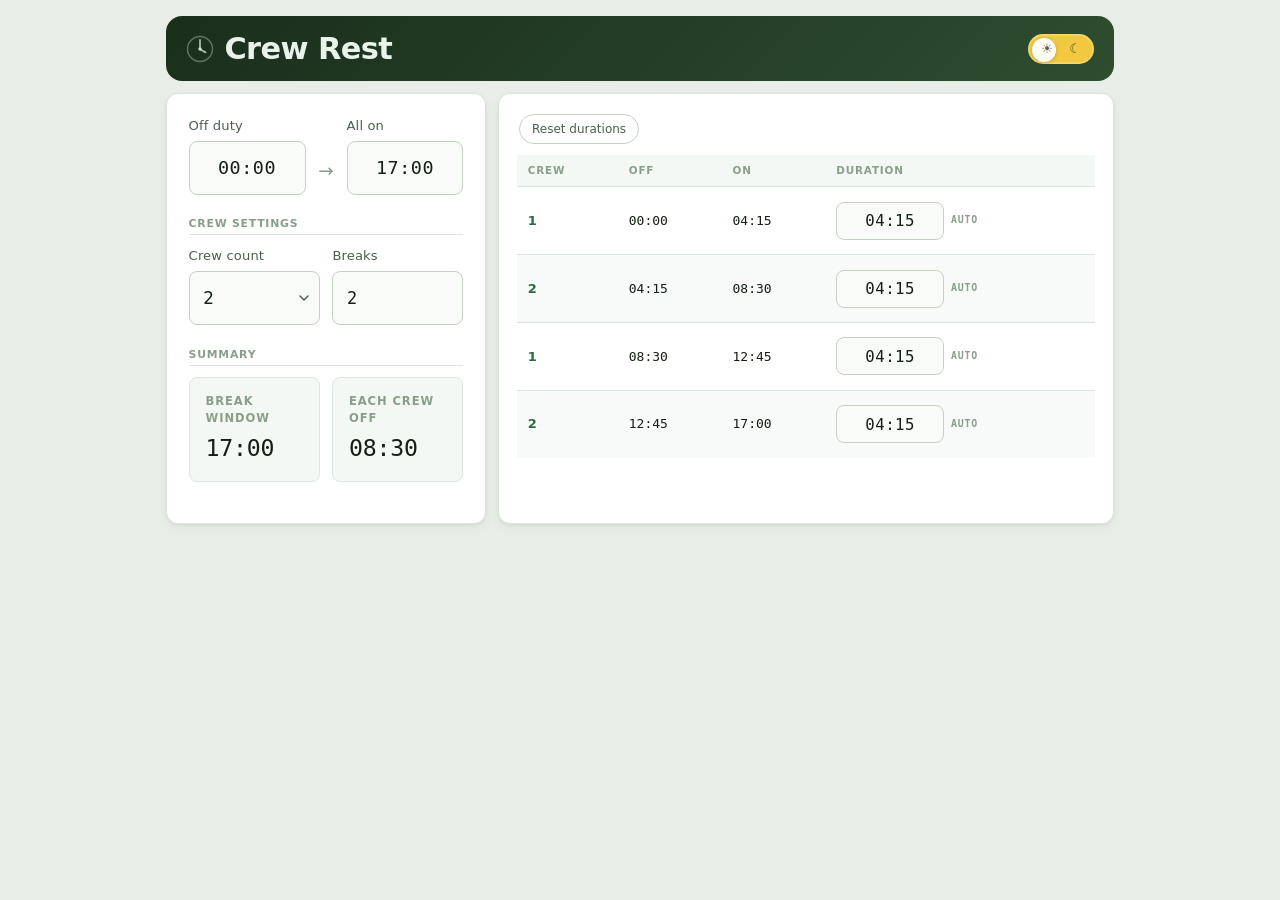
<file: index.html>
<!doctype html>
<html lang="en-AU">
  <head>
    <meta charset="UTF-8" />
    <meta name="viewport" content="width=device-width, initial-scale=1.0" />
    <meta name="theme-color" content="#1a2e1c" />
    <meta name="apple-mobile-web-app-capable" content="yes" />
    <meta name="apple-mobile-web-app-status-bar-style" content="default" />
    <meta name="apple-mobile-web-app-title" content="Crew Rest" />
    <title>Crew Rest</title>
    <link rel="manifest" href="./manifest.webmanifest" />
    <link rel="icon" type="image/png" sizes="32x32" href="./icons/favicon-32.png" />
    <link rel="icon" type="image/png" sizes="16x16" href="./icons/favicon-16.png" />
    <link rel="apple-touch-icon" sizes="180x180" href="./icons/icon-180.png" />
    <link rel="apple-touch-icon" sizes="167x167" href="./icons/icon-167.png" />
    <link rel="apple-touch-icon" sizes="152x152" href="./icons/icon-152.png" />
    <link rel="stylesheet" href="./styles.css" />
  </head>
  <body>
    <main class="page">

      <header class="hero">
        <div class="hero-brand">
          <svg class="hero-icon" viewBox="0 0 28 28" fill="none" aria-hidden="true">
            <circle cx="14" cy="14" r="12.5" stroke="currentColor" stroke-width="1.4" stroke-opacity="0.5"/>
            <path d="M14 5v9.2l5.5 3.2" stroke="currentColor" stroke-width="1.8" stroke-linecap="round" stroke-linejoin="round"/>
            <circle cx="14" cy="14" r="1.8" fill="currentColor"/>
          </svg>
          <h1>Crew Rest</h1>
        </div>
        <button id="theme-toggle" class="theme-toggle" type="button" aria-label="Switch to night mode" aria-pressed="false">
          <span class="theme-toggle-icon theme-toggle-sun" aria-hidden="true">☀</span>
          <span class="theme-toggle-icon theme-toggle-moon" aria-hidden="true">☾</span>
          <span class="theme-toggle-thumb" aria-hidden="true"></span>
        </button>
      </header>

      <div class="layout">

        <section class="card controls">
          <div id="config-form">

            <div class="field-group">
              <div class="field-row">
                <label class="field">
                  <span class="field-label">Off duty</span>
                  <input
                    id="shift-start"
                    type="hidden"
                    value="00:00"
                    required
                  />
                  <button
                    class="time-trigger"
                    type="button"
                    data-time-target="shift-start"
                    data-time-kind="clock"
                    aria-label="Choose off-duty time"
                  >00:00</button>
                </label>
                <span class="field-arrow" aria-hidden="true">→</span>
                <label class="field">
                  <span class="field-label">All on</span>
                  <input
                    id="shift-end"
                    type="hidden"
                    value="17:00"
                    required
                  />
                  <button
                    class="time-trigger"
                    type="button"
                    data-time-target="shift-end"
                    data-time-kind="clock"
                    aria-label="Choose all-on time"
                  >17:00</button>
                </label>
              </div>
            </div>

            <div class="field-group">
              <span class="field-group-label">Crew settings</span>
              <div class="field-row">
                <label class="field">
                  <span class="field-label">Crew count</span>
                  <select id="crew-count" required>
                    <option value="2" selected>2</option>
                    <option value="3">3</option>
                  </select>
                </label>
                <label class="field">
                  <span class="field-label">Breaks</span>
                  <input id="rounds" type="number" value="2" min="1" max="12" required />
                </label>
              </div>
            </div>

            <div class="field-group summary-inline">
              <span class="field-group-label">Summary</span>
              <div id="summary" class="summary-grid"></div>
            </div>

          </div>

          <p id="error" class="error" role="alert"></p>
        </section>

        <div class="results-column">
          <section class="card">
            <div class="section-heading">
              <button type="button" id="reset-durations" class="secondary">Reset durations</button>
            </div>
            <p id="schedule-warning" class="schedule-warning" role="alert"></p>
            <div class="table-wrap">
              <table>
                <thead>
                  <tr>
                    <th>Crew</th>
                    <th>Off</th>
                    <th>On</th>
                    <th>Duration</th>
                  </tr>
                </thead>
                <tbody id="schedule-body"></tbody>
              </table>
            </div>
          </section>
        </div>

      </div>
    </main>

    <div id="time-picker-dialog" class="time-picker-dialog" hidden>
      <div class="time-picker-backdrop" data-time-picker-cancel></div>
      <section class="time-picker-sheet" role="dialog" aria-modal="true" aria-labelledby="time-picker-title">
        <h2 id="time-picker-title">Select time</h2>
        <div class="time-picker-wheels">
          <div class="time-picker-wheel" aria-label="Hours">
            <span>Hours</span>
            <div id="time-picker-hours" class="wheel-values"></div>
          </div>
          <span class="time-picker-separator" aria-hidden="true">:</span>
          <div class="time-picker-wheel" aria-label="Minutes">
            <span>Minutes</span>
            <div id="time-picker-minutes" class="wheel-values"></div>
          </div>
        </div>
      </section>
    </div>

    <script src="./app.js"></script>
  </body>
</html>
</file>
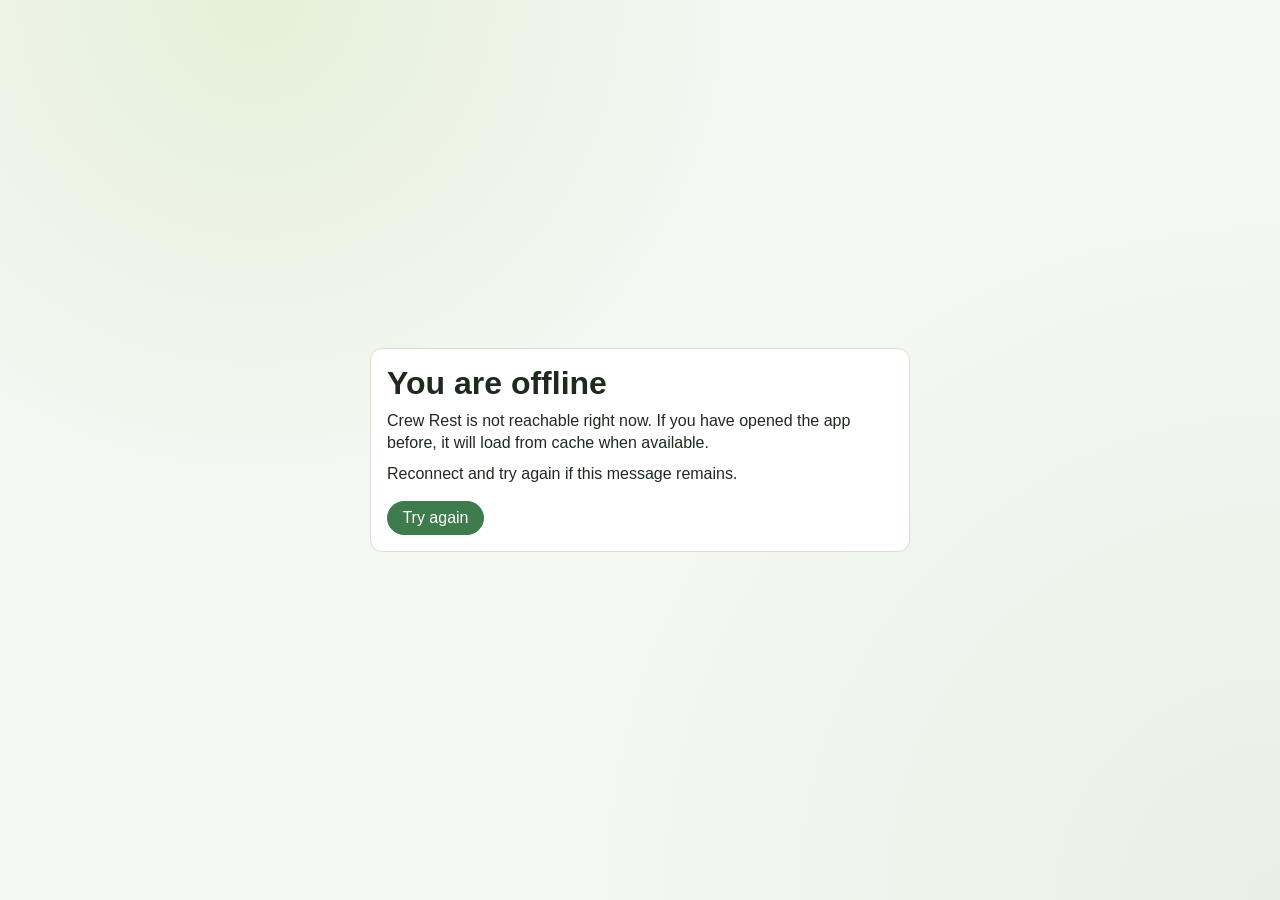
<file: offline.html>
<!doctype html>
<html lang="en">
  <head>
    <meta charset="UTF-8" />
    <meta name="viewport" content="width=device-width, initial-scale=1.0" />
    <meta name="theme-color" content="#3f7c4d" />
    <title>Crew Rest Offline</title>
    <style>
      :root {
        --bg: #f4f7f2;
        --paper: #ffffff;
        --ink: #1f2a1f;
        --line: #d7dfd5;
        --accent: #3f7c4d;
      }

      * {
        box-sizing: border-box;
      }

      body {
        margin: 0;
        min-height: 100vh;
        display: grid;
        place-items: center;
        padding: 1rem;
        font-family: "Avenir Next", "Segoe UI", sans-serif;
        color: var(--ink);
        background:
          radial-gradient(circle at 20% 0%, #e5f0d9 0%, transparent 35%),
          radial-gradient(circle at 100% 100%, #e9efe6 0%, transparent 45%),
          var(--bg);
      }

      main {
        width: min(540px, 100%);
        background: var(--paper);
        border: 1px solid var(--line);
        border-radius: 12px;
        padding: 1rem;
      }

      h1 {
        margin: 0 0 0.5rem;
      }

      p {
        margin: 0.5rem 0;
        line-height: 1.4;
      }

      a {
        display: inline-block;
        margin-top: 0.5rem;
        color: white;
        background: var(--accent);
        border: 1px solid var(--accent);
        border-radius: 999px;
        padding: 0.45rem 0.9rem;
        text-decoration: none;
      }
    </style>
  </head>
  <body>
    <main>
      <h1>You are offline</h1>
      <p>Crew Rest is not reachable right now. If you have opened the app before, it will load from cache when available.</p>
      <p>Reconnect and try again if this message remains.</p>
      <a href="./index.html">Try again</a>
    </main>
  </body>
</html>
</file>
<file: styles.css>
:root {
  color-scheme: light;

  --bg:         #f0f4ef;
  --page-bg:    #e8ede7;
  --paper:      #ffffff;
  --ink:        #141f15;
  --ink-muted:  #4d5e4e;
  --ink-faint:  #8a9e8b;
  --line:       #dce5db;
  --line-strong:#c4d1c3;

  --accent:       #2c6b3f;
  --accent-mid:   #3a8a52;
  --accent-light: #e6f2ea;
  --accent-text:  #1a4228;

  --warn:       #c0392b;
  --warn-bg:    #fdf0ef;

  --hero-bg:    linear-gradient(135deg, #1a2e1c 0%, #2d4d30 100%);
  --hero-ink:   #e8f4ea;
  --hero-muted: rgba(232,244,234,0.55);
  --hero-icon:  rgba(232,244,234,0.7);
  --hero-select-bg:  rgba(255,255,255,0.10);
  --hero-select-border: rgba(255,255,255,0.20);
  --hero-select-color: #e8f4ea;

  --card-shadow: 0 1px 3px rgba(20,31,21,0.06), 0 4px 12px rgba(20,31,21,0.04);
  --card-shadow-hover: 0 2px 6px rgba(20,31,21,0.08), 0 8px 20px rgba(20,31,21,0.06);

  --input-bg:   #f8fbf8;
  --input-focus-ring: rgba(44,107,63,0.22);

  --metric-bg:  #f4f8f4;
  --metric-border: #dce8dd;
  --metric-accent-bg: #2c6b3f;
  --metric-accent-ink: #e8f4ea;

  --table-stripe: rgba(44,107,63,0.032);
  --table-head-bg: #f4f8f4;

  --radius-sm: 8px;
  --radius-md: 12px;
  --radius-lg: 16px;

  --font-body: system-ui, -apple-system, BlinkMacSystemFont, "Segoe UI", sans-serif;
  --font-mono: "SF Mono", "Cascadia Mono", Consolas, monospace;
}

:root[data-theme="night"] {
  color-scheme: dark;

  --bg:         #0c130d;
  --page-bg:    #0a100b;
  --paper:      #141c15;
  --ink:        #e4efe5;
  --ink-muted:  #8aab8c;
  --ink-faint:  #4d6350;
  --line:       #1f2e20;
  --line-strong:#2a3d2b;

  --accent:       #5ab87a;
  --accent-mid:   #4da96d;
  --accent-light: #162b1b;
  --accent-text:  #9ed9b4;

  --warn:       #ff8080;
  --warn-bg:    #1f1010;

  --hero-bg:    linear-gradient(135deg, #060c07 0%, #101a11 100%);
  --hero-ink:   #d4ecd7;
  --hero-muted: rgba(212,236,215,0.5);
  --hero-icon:  rgba(212,236,215,0.6);
  --hero-select-bg:   rgba(255,255,255,0.06);
  --hero-select-border: rgba(255,255,255,0.12);
  --hero-select-color: #d4ecd7;

  --card-shadow: 0 1px 3px rgba(0,0,0,0.3), 0 4px 16px rgba(0,0,0,0.25);
  --card-shadow-hover: 0 2px 6px rgba(0,0,0,0.35), 0 8px 24px rgba(0,0,0,0.28);

  --input-bg:   #0f170f;
  --input-focus-ring: rgba(90,184,122,0.25);

  --metric-bg:  #111a12;
  --metric-border: #1e2e1f;
  --metric-accent-bg: #1e4428;
  --metric-accent-ink: #9ed9b4;

  --table-stripe: rgba(90,184,122,0.04);
  --table-head-bg: #111a12;
}

*, *::before, *::after {
  box-sizing: border-box;
  margin: 0;
  padding: 0;
}

html {
  -webkit-text-size-adjust: 100%;
}

body {
  font-family: var(--font-body);
  font-size: 14px;
  line-height: 1.5;
  color: var(--ink);
  background-color: var(--page-bg);
  min-height: 100vh;
}

.page {
  max-width: 980px;
  margin: 0 auto;
  padding: 1rem;
  display: flex;
  flex-direction: column;
  gap: 0.75rem;
}

/* ── Hero ─────────────────────────────────────── */

.hero {
  background: var(--hero-bg);
  border-radius: var(--radius-lg);
  padding: 1rem 1.25rem;
  display: flex;
  align-items: center;
  justify-content: space-between;
  gap: 1rem;
}

.hero-brand {
  display: flex;
  align-items: center;
  gap: 0.65rem;
  color: var(--hero-ink);
}

.hero-icon {
  width: 28px;
  height: 28px;
  flex-shrink: 0;
  color: var(--hero-icon);
}

.hero h1 {
  font-size: clamp(1.4rem, 2.5vw, 1.9rem);
  font-weight: 600;
  letter-spacing: -0.02em;
  color: var(--hero-ink);
  line-height: 1.1;
}

.theme-toggle {
  position: relative;
  width: 66px;
  height: 30px;
  padding: 0 9px;
  justify-content: space-between;
  border: 1px solid rgba(255,255,255,0.26);
  border-radius: 999px;
  background: #f1c83f;
  color: rgba(20,31,21,0.7);
  box-shadow: inset 0 0 0 1px rgba(255,255,255,0.2);
}

.theme-toggle[aria-pressed="true"] {
  background: #15361f;
  color: rgba(232,244,234,0.78);
}

.theme-toggle-icon {
  position: relative;
  z-index: 2;
  width: 18px;
  height: 18px;
  display: grid;
  place-items: center;
  font-size: 13px;
  line-height: 1;
}

.theme-toggle-thumb {
  position: absolute;
  z-index: 1;
  top: 3px;
  left: 3px;
  width: 24px;
  height: 24px;
  border-radius: 50%;
  background: #fffef4;
  box-shadow: 0 1px 4px rgba(0,0,0,0.18);
  transition: transform 0.18s ease;
}

.theme-toggle[aria-pressed="true"] .theme-toggle-thumb {
  transform: translateX(36px);
}

/* ── Layout ───────────────────────────────────── */

.layout {
  display: grid;
  grid-template-columns: 320px 1fr;
  gap: 0.75rem;
  align-items: stretch;
}

.results-column {
  display: flex;
  flex-direction: column;
  gap: 0.75rem;
}

/* ── Card ─────────────────────────────────────── */

.card {
  background: var(--paper);
  border: 1px solid var(--line);
  border-radius: var(--radius-md);
  padding: 1.25rem 1.25rem;
  box-shadow: var(--card-shadow);
}

.results-column > .card {
  flex: 1;
  display: flex;
  flex-direction: column;
}

.controls {
  padding: 1.35rem 1.35rem;
}

.card h2 {
  font-size: 0.78rem;
  font-weight: 600;
  letter-spacing: 0.07em;
  text-transform: uppercase;
  color: var(--ink-faint);
  margin-bottom: 0.85rem;
}

/* ── Section heading ─────────────────────────── */

.section-heading {
  display: flex;
  align-items: center;
  justify-content: space-between;
  gap: 0.5rem;
  margin-bottom: 0.75rem;
}

.section-heading h2 {
  margin-bottom: 0;
}

/* ── Field groups ─────────────────────────────── */

#config-form {
  display: flex;
  flex-direction: column;
  gap: 1.35rem;
}

.field-group {
  display: flex;
  flex-direction: column;
  gap: 0.7rem;
}

.field-group-label {
  font-size: 0.68rem;
  font-weight: 600;
  letter-spacing: 0.07em;
  text-transform: uppercase;
  color: var(--ink-faint);
  padding-bottom: 0.1rem;
  border-bottom: 1px solid var(--line);
}

.field-row {
  display: flex;
  gap: 0.8rem;
  align-items: flex-end;
}

.field-arrow {
  font-size: 1.15rem;
  color: var(--ink-faint);
  padding-bottom: 14px;
  flex-shrink: 0;
  line-height: 1;
}

.field {
  display: flex;
  flex-direction: column;
  gap: 5px;
  flex: 1;
  min-width: 0;
}

.field-label {
  font-size: 0.82rem;
  font-weight: 500;
  color: var(--ink-muted);
  letter-spacing: 0.01em;
}

/* ── Inputs & selects ─────────────────────────── */

input[type="text"],
input[type="number"],
select {
  width: 100%;
  height: 54px;
  padding: 0 0.85rem;
  border: 1px solid var(--line-strong);
  border-radius: var(--radius-sm);
  background: var(--input-bg);
  color: var(--ink);
  font-family: var(--font-body);
  font-size: 1.05rem;
  transition: border-color 0.15s, box-shadow 0.15s;
  -webkit-appearance: none;
  appearance: none;
}

input[type="number"] {
  font-family: var(--font-mono);
}

input[type="text"]:focus,
input[type="number"]:focus,
select:focus {
  outline: none;
  border-color: var(--accent);
  box-shadow: 0 0 0 3px var(--input-focus-ring);
}

select {
  padding-right: 2rem;
  background-image: url("data:image/svg+xml,%3Csvg xmlns='http://www.w3.org/2000/svg' width='10' height='6' viewBox='0 0 10 6'%3E%3Cpath d='M1 1l4 4 4-4' stroke='%234d5e4e' stroke-width='1.5' stroke-linecap='round' stroke-linejoin='round' fill='none'/%3E%3C/svg%3E");
  background-repeat: no-repeat;
  background-position: calc(100% - 10px) center;
  cursor: pointer;
}

:root[data-theme="night"] select {
  background-image: url("data:image/svg+xml,%3Csvg xmlns='http://www.w3.org/2000/svg' width='10' height='6' viewBox='0 0 10 6'%3E%3Cpath d='M1 1l4 4 4-4' stroke='%238aab8c' stroke-width='1.5' stroke-linecap='round' stroke-linejoin='round' fill='none'/%3E%3C/svg%3E");
}

/* Monospaced time inputs */
#shift-start,
#shift-end {
  font-family: var(--font-mono);
  font-size: 15px;
  letter-spacing: 0.03em;
}

.time-trigger,
.schedule-duration-button {
  width: 100%;
  height: 54px;
  justify-content: center;
  border-radius: var(--radius-sm);
  background: var(--input-bg);
  color: var(--ink);
  font-family: var(--font-mono);
  font-size: 1.15rem;
  letter-spacing: 0.03em;
}

.schedule-duration-button {
  height: 38px;
  font-size: 0.98rem;
}

/* ── Buttons ──────────────────────────────────── */

button {
  display: inline-flex;
  align-items: center;
  gap: 5px;
  border: 1px solid var(--line-strong);
  background: var(--paper);
  color: var(--ink-muted);
  border-radius: 999px;
  height: 30px;
  padding: 0 0.75rem;
  font-family: var(--font-body);
  font-size: 12px;
  font-weight: 500;
  cursor: pointer;
  white-space: nowrap;
  transition: background 0.12s, border-color 0.12s, color 0.12s;
  touch-action: manipulation;
}

button:hover {
  background: var(--accent-light);
  border-color: var(--accent);
  color: var(--accent-text);
}

button svg {
  flex-shrink: 0;
}

.secondary {
  background: transparent;
}

.schedule-warning {
  margin: -0.35rem 0 0.75rem;
  padding: 0.65rem 0.75rem;
  border: 1px solid rgba(192, 57, 43, 0.25);
  border-radius: var(--radius-sm);
  background: var(--warn-bg);
  color: var(--warn);
  font-size: 0.78rem;
  line-height: 1.4;
}

.duration-editor {
  display: flex;
  align-items: center;
  gap: 0.45rem;
  max-width: 150px;
}

.schedule-duration-button {
  min-width: 92px;
}

.duration-source {
  min-width: 2.2rem;
  font-size: 0.62rem;
  font-weight: 600;
  letter-spacing: 0.08em;
  text-transform: uppercase;
  color: var(--ink-faint);
}

.time-picker-dialog[hidden] {
  display: none;
}

.time-picker-dialog {
  position: fixed;
  inset: 0;
  z-index: 1000;
  pointer-events: none;
}

.time-picker-backdrop {
  position: absolute;
  inset: 0;
  background: transparent;
  pointer-events: auto;
}

.time-picker-sheet {
  position: fixed;
  --wheel-row-height: 1.65rem;
  width: 238px;
  padding: 0.65rem;
  border: 1px solid var(--line);
  border-radius: var(--radius-md);
  background: var(--paper);
  box-shadow: 0 12px 32px rgba(20, 31, 21, 0.18);
  pointer-events: auto;
}

.time-picker-sheet h2 {
  margin-bottom: 0.45rem;
  font-size: 0.68rem;
}

.time-picker-wheels {
  display: grid;
  grid-template-columns: 1fr auto 1fr;
  align-items: center;
  gap: 0.35rem;
}

.time-picker-wheel {
  display: flex;
  flex-direction: column;
  gap: 0.25rem;
  min-width: 0;
}

.time-picker-wheel > span {
  font-size: 0.64rem;
  font-weight: 600;
  letter-spacing: 0.08em;
  text-transform: uppercase;
  color: var(--ink-faint);
}

.wheel-values {
  position: relative;
  height: calc(var(--wheel-row-height) * 7);
  border: 1px solid var(--line);
  border-radius: var(--radius-sm);
  overflow-y: auto;
  overscroll-behavior: contain;
  scroll-padding-block: calc(var(--wheel-row-height) * 3);
  scroll-snap-type: y mandatory;
  scrollbar-width: none;
  touch-action: pan-y;
  background:
    linear-gradient(
      to bottom,
      transparent calc(50% - 0.825rem),
      var(--accent) calc(50% - 0.825rem),
      var(--accent) calc(50% + 0.825rem),
      transparent calc(50% + 0.825rem)
    ),
    var(--input-bg);
}

.wheel-values::-webkit-scrollbar {
  display: none;
}

.wheel-value {
  width: 100%;
  height: var(--wheel-row-height);
  justify-content: center;
  border: 0;
  border-radius: 0;
  background: transparent;
  color: var(--ink-muted);
  font-family: var(--font-mono);
  font-size: 0.95rem;
  padding: 0;
  position: relative;
  z-index: 1;
  scroll-snap-align: center;
}

.wheel-value:first-child {
  margin-top: calc(var(--wheel-row-height) * 3);
}

.wheel-value:last-child {
  margin-bottom: calc(var(--wheel-row-height) * 3);
}

.wheel-value.is-selected {
  color: white;
  font-weight: 600;
}

.time-picker-separator {
  align-self: center;
  padding-top: 0.95rem;
  font-family: var(--font-mono);
  font-size: 1.1rem;
  color: var(--ink-muted);
}

@media (max-width: 640px) {
  .time-picker-dialog {
    display: grid;
    place-items: end center;
  }

  .time-picker-backdrop {
    background: rgba(5, 10, 6, 0.28);
  }

  .time-picker-sheet {
    width: min(300px, calc(100vw - 1rem));
    margin: 0.5rem;
  }
}

/* ── Summary grid ─────────────────────────────── */

.summary-grid {
  display: grid;
  grid-template-columns: repeat(2, 1fr);
  gap: 0.75rem;
}

.metric {
  background: var(--metric-bg);
  border: 1px solid var(--metric-border);
  border-radius: var(--radius-sm);
  padding: 0.95rem 1rem;
  min-height: 86px;
  display: flex;
  flex-direction: column;
  justify-content: center;
}

.metric .label {
  font-size: 0.72rem;
  font-weight: 600;
  letter-spacing: 0.08em;
  text-transform: uppercase;
  color: var(--ink-faint);
  margin-bottom: 0.2rem;
}

.metric .value {
  font-family: var(--font-mono);
  font-size: 1.45rem;
  font-weight: 500;
  color: var(--ink);
  letter-spacing: -0.01em;
}

/* ── Table ────────────────────────────────────── */

.table-wrap {
  overflow-x: auto;
  -webkit-overflow-scrolling: touch;
  margin: -0.1rem;
}

table {
  width: 100%;
  border-collapse: collapse;
  min-width: 340px;
}

thead tr {
  background: var(--table-head-bg);
}

th {
  padding: 0.5rem 0.65rem;
  text-align: left;
  font-size: 0.65rem;
  font-weight: 600;
  letter-spacing: 0.08em;
  text-transform: uppercase;
  color: var(--ink-faint);
  border-bottom: 1px solid var(--line);
  white-space: nowrap;
}

td {
  padding: 0.9rem 0.65rem;
  border-bottom: 1px solid var(--line);
  font-size: 13px;
  color: var(--ink);
}

td:not(:first-child) {
  font-family: var(--font-mono);
  font-size: 13px;
}

tbody tr:last-child td {
  border-bottom: none;
}

tbody tr:nth-child(even) {
  background: var(--table-stripe);
}

td:first-child {
  font-weight: 600;
  color: var(--accent);
}

/* ── Error ────────────────────────────────────── */

.error {
  margin-top: 0.5rem;
  min-height: 1em;
  font-size: 0.75rem;
  color: var(--warn);
  line-height: 1.4;
}

/* ── Responsive ───────────────────────────────── */

@media (max-width: 900px) {
  .layout {
    grid-template-columns: 1fr;
  }
}

@media (max-width: 600px) {
  .page {
    padding: 0.65rem;
    gap: 0.6rem;
  }

  .hero {
    flex-direction: column;
    align-items: flex-start;
    gap: 0.75rem;
  }

  .section-heading {
    flex-direction: column;
    align-items: flex-start;
    gap: 0.5rem;
  }

  .summary-grid {
    grid-template-columns: repeat(2, 1fr);
  }
}

[hidden] { display: none !important; }
</file>
